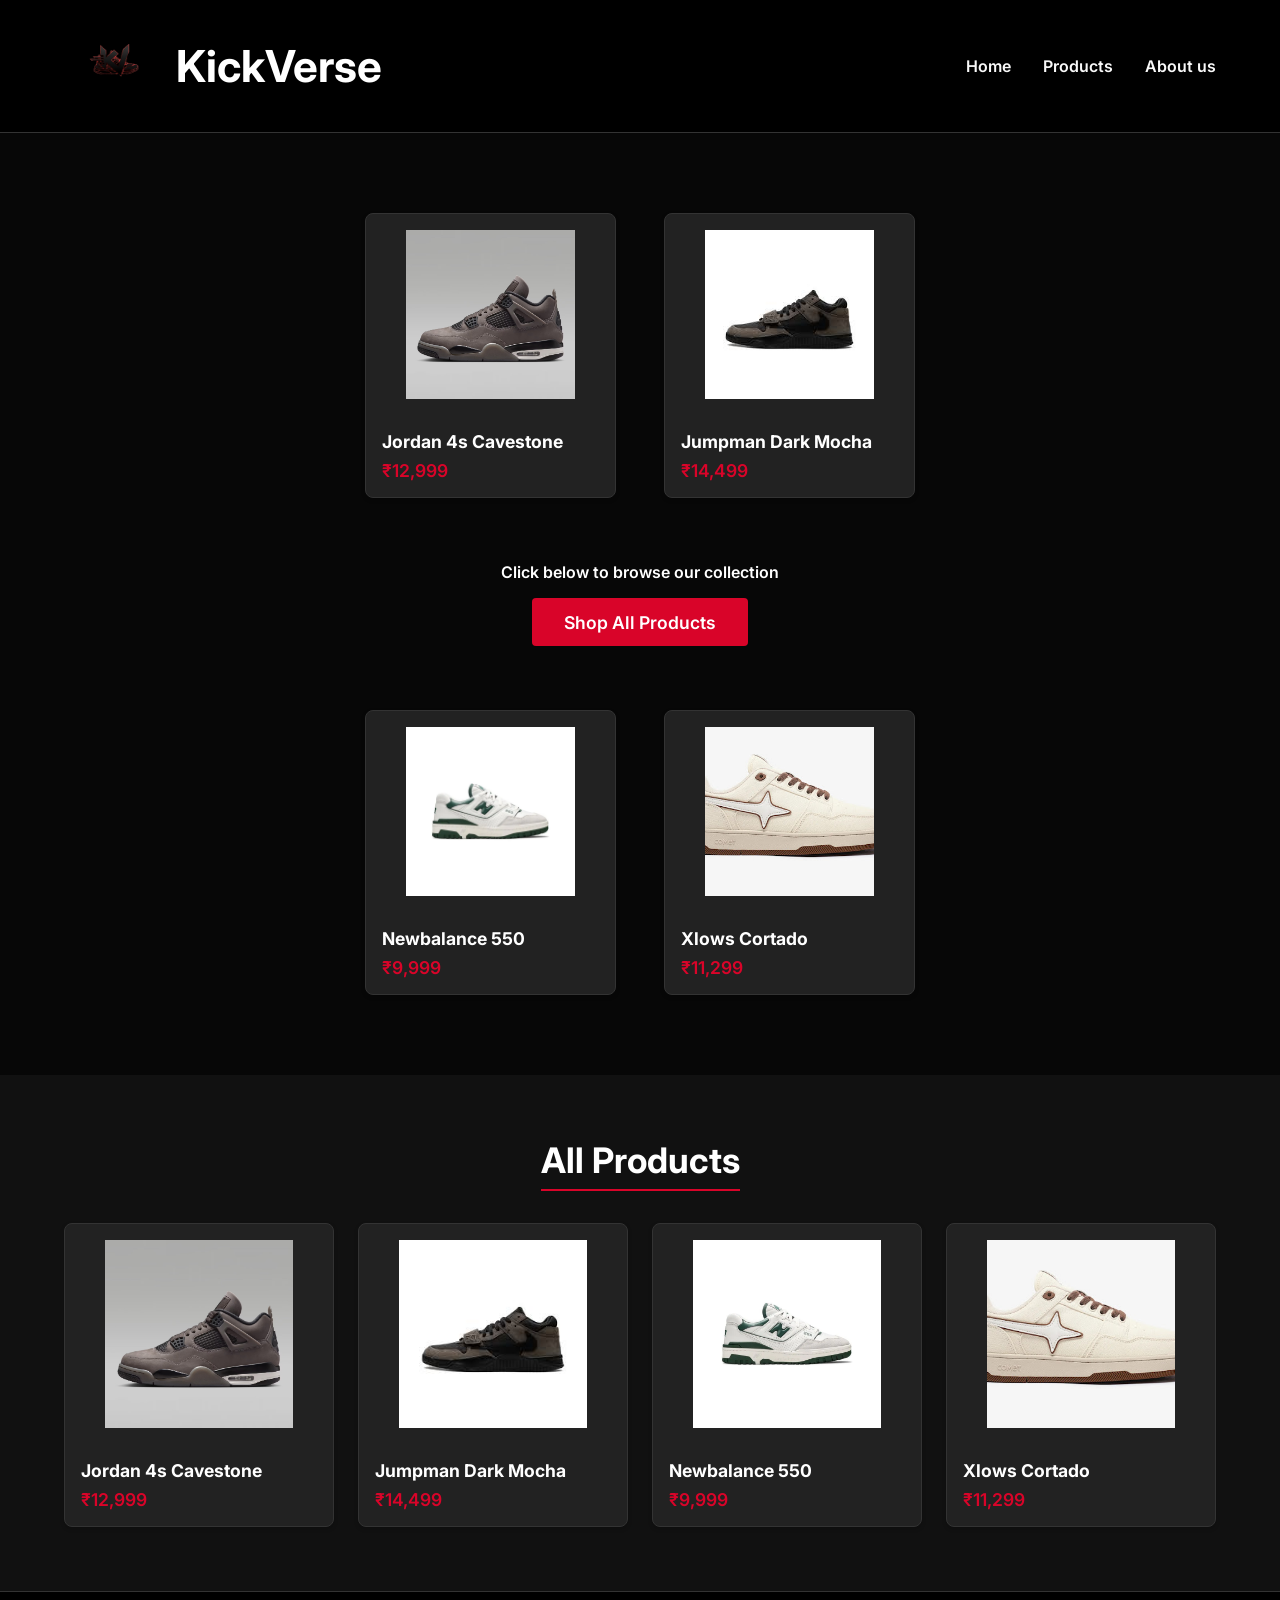
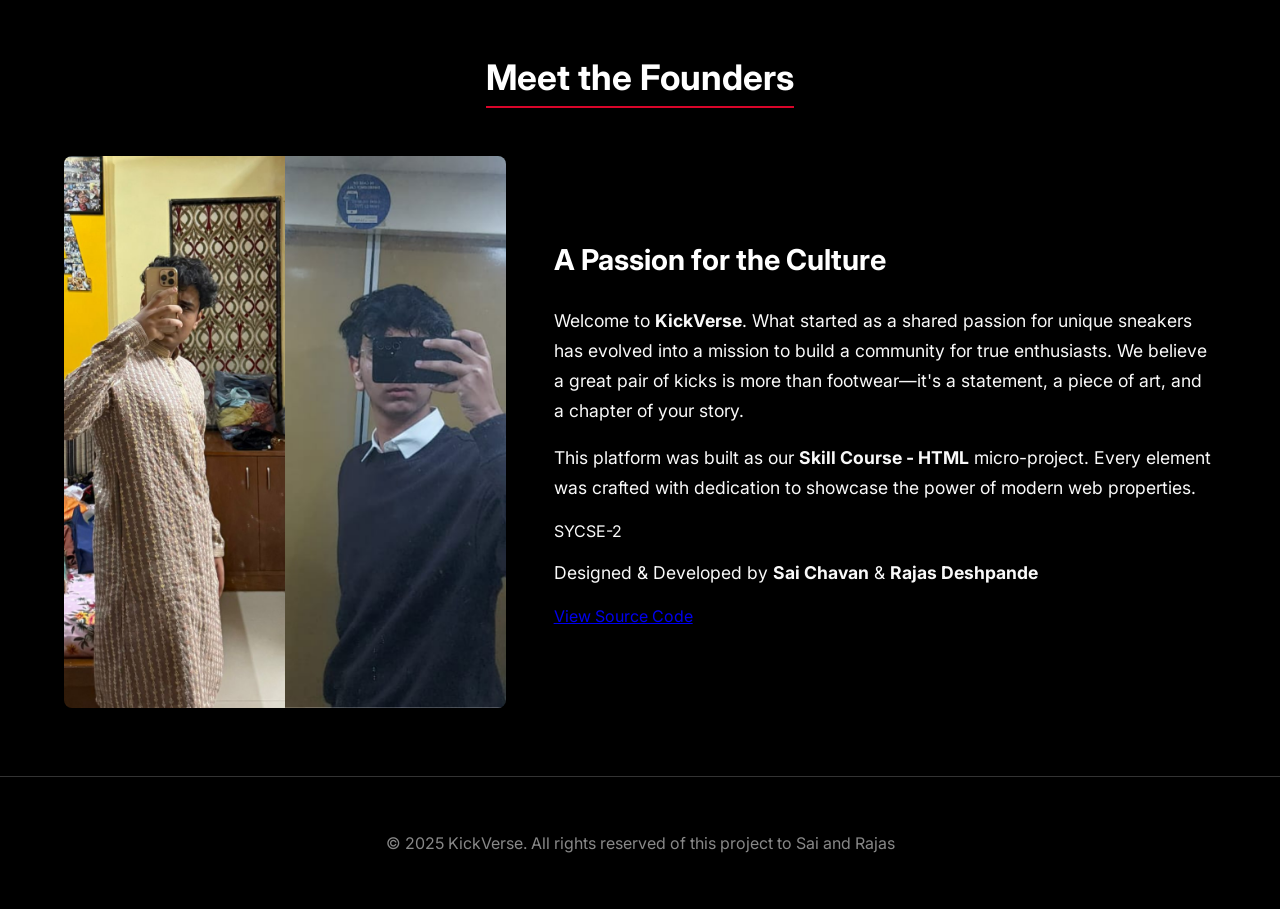
<file: index.html>
<!DOCTYPE html>
<html lang="en">
<head>
    <meta charset="UTF-8">
    <meta name="viewport" content="width=device-width, initial-scale=1.0">
    <title>KickVerse - Home</title>

    <link rel="stylesheet" href="../css/style.css">
    
    <link rel="preconnect" href="https://fonts.googleapis.com">
    <link rel="preconnect" href="https://fonts.gstatic.com" crossorigin>
    <link href="https://fonts.googleapis.com/css2?family=Inter:wght@400;600;700&display=swap" rel="stylesheet">
</head><body>

    <a href="#main-content" class="skip-link">Skip to main content</a>

    <header class="site-header">
        <div class="container header-content">
            <div class="site-logo">
                <a href="index.html">
                    <img src="assets/logo.png" alt="KickVerse Logo" class="logo-img">
                    <span>KickVerse</span>
                </a>
            </div>
            <nav class="main-nav">
                <ul>
                    <li><a href="index.html">Home</a></li>
                    <li><a href="#all-products">Products</a></li>
                    <li><a href="#about-us">About us</a></li>
                </ul>
            </nav>
        </div>
    </header>

    <main class="hero-section" id="main-content">
        
        <div class="hero-video-bg">
            <video 
                poster="https://via.placeholder.com/1920x1080.png?text=VIDEO+GOES+HERE"
                playsinline
                autoplay
                muted
                loop>
                <source src="assets/kickverse.mp4" type="video/mp4">
                Your browser does not support the video tag.
            </video>
        </div>
        
        <div class="hero-overlay"></div>

        <div class="container hero-content">
            
            <div class="product-grid">

                
                <a href="pages/product-1.html" target="_blank" class="product-link-wrapper">
                    <article class="product-card">
                        <figure class="card-image-wrapper">
                            <img src="assets/j4 cravestone.jpg" alt="Product 1">
                           
                            <video playsinline muted loop poster="https://via.placeholder.com/400x400.png?text=Product+1">
                           
                                <source src="assets/j4 cravestone.mp4" type="video/mp4">
                            </video>
                        </figure>
                        <div class="card-content">
                            <h3>Jordan 4s Cavestone</h3>
                            <p class="product-price">₹12,999</p>
                        </div>
                    </article>
                </a>

                
                <a href="pages/product-2.html" target="_blank" class="product-link-wrapper">
                    <article class="product-card">
                        <figure class="card-image-wrapper">
                            <img src="assets/jumpman dark mocha.jpg" alt="Product 2">
                            <video playsinline muted loop poster="https://via.placeholder.com/400x400.png?text=Product+2">
                            
                                <source src="assets/jumpman dark mocha.mp4" type="video/mp4">
                            </video>
                        </figure>
                        <div class="card-content">
                            <h3>Jumpman Dark Mocha</h3>
                            <p class="product-price">₹14,499</p>
                        </div>
                    </article>
                </a>
                
                
                <div class="hero-cta">
                    <p class="cta-prompt">Click below to browse our collection</p>
                    <a href="#all-products" class="cta-button">Shop All Products</a>
                </div>

                
                <a href="pages/product-3.html" target="_blank" class="product-link-wrapper">
                    <article class="product-card">
                        <figure class="card-image-wrapper">
                            <img src="assets/Nb 550.webp" alt="Product 3">
                            <video playsinline muted loop poster="https://via.placeholder.com/400x400.png?text=Product+3">
                              
                                <source src="assets/Nb 550.mp4" type="video/mp4">
                            </video>
                        </figure>
                        <div class="card-content">
                            <h3>Newbalance 550</h3>
                            <p class="product-price">₹9,999</p>
                        </div>
                    </article>
                </a>

               
                <a href="pages/product-4.html" target="_blank" class="product-link-wrapper">
                    <article class="product-card">
                        <figure class="card-image-wrapper">
                            <img src="assets/cortado.jpg" alt="Product 4">
                            <video playsinline muted loop poster="https://via.placeholder.com/400x400.png?text=Product+4">
                               
                            
                                <source src="assets/cortado.mp4" type="video/mp4">
                            </video>
                        </figure>
                        <div class="card-content">
                            <h3>Xlows Cortado</h3>
                            <p class="product-price">₹11,299</p>
                        </div>
                    </article>
                </a>
            </div>

        </div>
    </main>

    <section id="all-products" class="all-products-section">
        <div class="container">
            <h2>All Products</h2>
            
            <div class="product-grid-full">
                
                <a href="product-detail.html" target="_blank" class="product-link-wrapper">
                    <article class="product-card">
                        <figure class="card-image-wrapper">
                            <img src="assets/j4 cravestone.jpg" alt="Product 1">
                            <video playsinline muted loop poster="https://via.placeholder.com/400x400.png?text=Product+1">
                                <source src="assets/j4 cravestone.mp4" type="video/mp4">
                            </video>
                        </figure>
                        <div class="card-content"><h3>Jordan 4s Cavestone</h3><p class="product-price">₹12,999</p></div>
                    </article>
                </a>
                <a href="product-2.html" target="_blank" class="product-link-wrapper">
                    <article class="product-card">
                        <figure class="card-image-wrapper">
                            <img src="assets/jumpman dark mocha.jpg" alt="Product 2">
                            <video playsinline muted loop poster="https://via.placeholder.com/400x400.png?text=Product+2">
                                <source src="assets/jumpman dark mocha.mp4" type="video/mp4">
                            </video>
                        </figure>
                        <div class="card-content"><h3>Jumpman Dark Mocha</h3><p class="product-price">₹14,499</p></div>
                    </article>
                </a>
                <a href="product-3.html" target="_blank" class="product-link-wrapper">
                    <article class="product-card">
                        <figure class="card-image-wrapper">
                            <img src="assets/Nb 550.webp" alt="Product 3">
                            <video playsinline muted loop poster="https://via.placeholder.com/400x400.png?text=Product+3">
                                <source src="assets/Nb 550.mp4" type="video/mp4">
                            </video>
                        </figure>
                        <div class="card-content"><h3>Newbalance 550</h3><p class="product-price">₹9,999</p></div>
                    </article>
                </a>
                <a href="product-4.html" target="_blank" class="product-link-wrapper">
                    <article class="product-card">
                        <figure class="card-image-wrapper">
                            <img src="assets/cortado.jpg" alt="Product 4">
                            <video playsinline muted loop poster="https://via.placeholder.com/400x400.png?text=Product+4">
                                <source src="assets/cortado.mp4" type="video/mp4">
                            </video>
                        </figure>
                        <div class="card-content"><h3>Xlows Cortado</h3><p class="product-price">₹11,299</p></div>
                    </article>
                </a>
            </div>
        </div>
    </section>

    <section id="about-us" class="about-section">
    <div class="container">
        <h2 class="section-title">Meet the Founders</h2>
        <div class="about-content">
            <div class="about-image">
                <img src="assets/Ownerss.png" alt="Sai and Rajas - Founders of KickVerse">
            </div>

            <div class="about-text">
                <h3>A Passion for the Culture</h3>
                <p>Welcome to <strong>KickVerse</strong>. What started as a shared passion for unique sneakers has evolved into a mission to build a community for true enthusiasts. We believe a great pair of kicks is more than footwear—it's a statement, a piece of art, and a chapter of your story.</p>
                
                <p>This platform was built as our <strong>Skill Course - HTML</strong> micro-project. Every element was crafted with dedication to showcase the power of modern web properties.</p>
                
                <div class="project-footer">
                    <span class="batch-tag">SYCSE-2</span>
                    <p class="author-credits">Designed & Developed by <strong>Sai Chavan</strong> & <strong>Rajas Deshpande</strong></p>
                    <a href="https://github.com/RajasDeshpande/SkillMicroProject" class="github-link">
                        <i class="fab fa-github"></i> View Source Code
                    </a>
                </div>
            </div>
        </div>
    </div>
</section>


    <footer class="site-footer">
        <div class="container">
            <p>&copy; 2025 KickVerse. All rights reserved of this project to Sai and Rajas</p>
        </div>
    </footer>

   
    <script>
        document.addEventListener('DOMContentLoaded', () => {
            const productCards = document.querySelectorAll('.product-card');

            productCards.forEach(card => {
                const video = card.querySelector('video');
                if (!video) return; 

                card.addEventListener('mouseenter', () => {
                    video.play().catch(error => {
                        
                        console.log("Video play was prevented.");
                    });
                });

                card.addEventListener('mouseleave', () => {
                    video.pause();
                    video.currentTime = 0; 
                });
            });
        });
    </script>

</body>
</html>
</file>
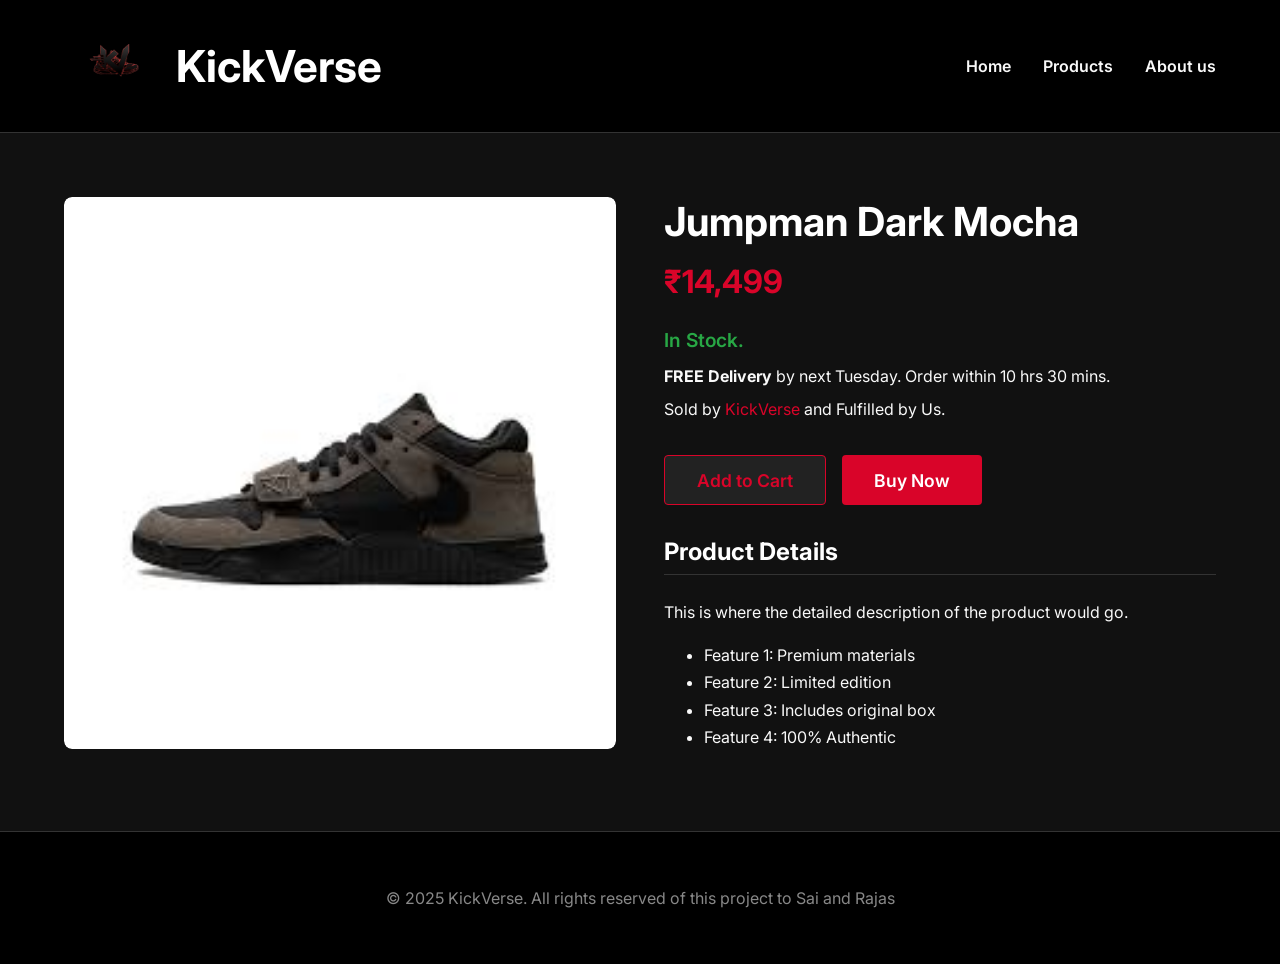
<file: product-2.html>
<!DOCTYPE html>
<html lang="en">
<head>
    <meta charset="UTF-8">
    <meta name="viewport" content="width=device-width, initial-scale=1.0">
    
    <title>KickVerse - Jumpman Dark Mocha</title>

    <link rel="stylesheet" href="style.css">
    
    <link rel="preconnect" href="https://fonts.googleapis.com">
    <link rel="preconnect" href="https://fonts.gstatic.com" crossorigin>
    <link href="https://fonts.googleapis.com/css2?family=Inter:wght@400;600;700&display=swap" rel="stylesheet">
</head>
<body>

    <a href="#main-content" class="skip-link">Skip to main content</a>

 
    <header class="site-header">
        <div class="container header-content">
            <div class="site-logo">
                <a href="index.html">
                    <img src="logo.png" alt="KickVerse Logo" class="logo-img">
                    <span>KickVerse</span>
                </a>
            </div>
            <nav class="main-nav">
                <ul>
                    <li><a href="index.html">Home</a></li>
                    <li><a href="index.html#all-products">Products</a></li>
                    <li><a href="index.html#about-us">About us</a></li>
                </ul>
            </nav>
        </div>
    </header>

   
    <main id="main-content" class="product-detail-page">
        <div class="container">
            <div class="product-detail-layout">

                
                <div class="product-detail-image">
                    <img src="jumpman dark mocha.jpg" alt="Product 2">
                    
                    <video playsinline muted loop poster="https://via.placeholder.com/600x600.png?text=Product+2">
                        <source src="jumpman dark mocha.mp4" type="video/mp4">
                    </video>
                </div>

              
                <div class="product-detail-info">
                    
                    <h1 class="product-title">Jumpman Dark Mocha</h1>
                    
                    <p class="product-price-detail">₹14,499</p>

             
                    <div class="delivery-info">
                        <p class="stock-status">In Stock.</p>
                        <p><strong>FREE Delivery</strong> by next Tuesday. Order within 10 hrs 30 mins.</p>
                        <p>Sold by <a href="#">KickVerse</a> and Fulfilled by Us.</p>
                    </div>
                    
                
                    <div class="product-actions">
                        <button type="button" class="cta-button secondary">Add to Cart</button>
                        <button type="button" class="cta-button">Buy Now</button>
                    </div>

                    
                    <div class="product-description">
                        <h3>Product Details</h3>
                        <p>This is where the detailed description of the product would go.</p>
                        <ul>
                            <li>Feature 1: Premium materials</li>
                            <li>Feature 2: Limited edition</li>
                            <li>Feature 3: Includes original box</li>
                            <li>Feature 4: 100% Authentic</li>
                        </ul>
                    </div>
                </div>
            </div>
        </div>
    </main>


    <footer class="site-footer">
        <div class="container">
            <p>&copy; 2025 KickVerse. All rights reserved of this project to Sai and Rajas</p>
        </div>
    </footer>


    <script>
        document.addEventListener('DOMContentLoaded', () => {
            const imageContainer = document.querySelector('.product-detail-image');
            const video = imageContainer.querySelector('video');

            if (video) {
                imageContainer.addEventListener('mouseenter', () => {
                    video.play().catch(error => {
                        console.log("Video play was prevented.");
                    });
                });

                imageContainer.addEventListener('mouseleave', () => {
                    video.pause();
                    video.currentTime = 0; 
                });
            }
        });
    </script>

</body>
</html>
</file>
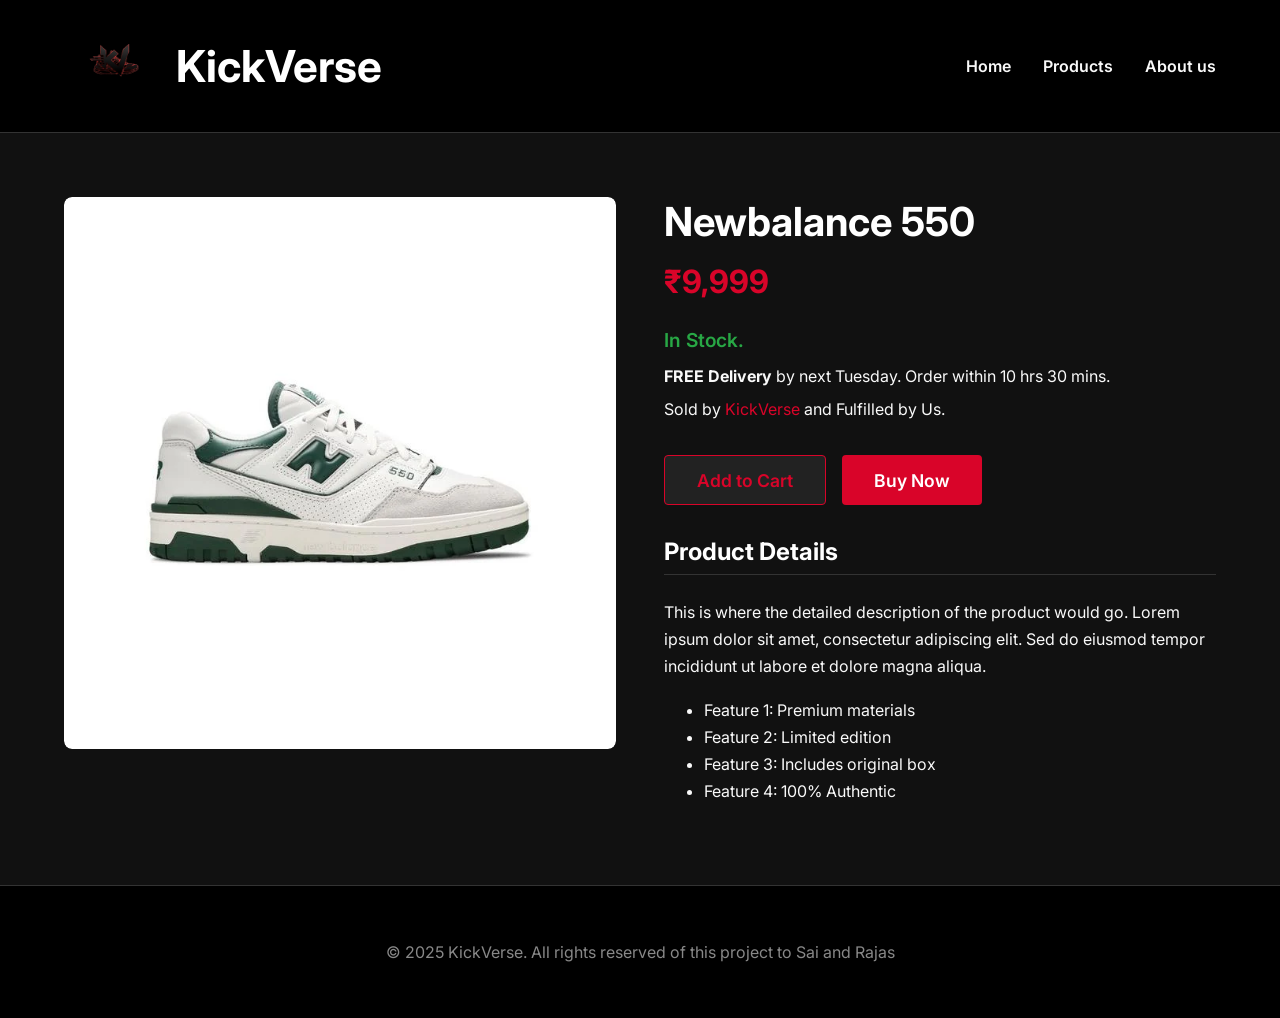
<file: product-3.html>
<!DOCTYPE html>
<html lang="en">
<head>
    <meta charset="UTF-8">
    <meta name="viewport" content="width=device-width, initial-scale=1.0">
    
    <title>KickVerse - Newbalance 550</title>


    <link rel="stylesheet" href="style.css">
    
    <link rel="preconnect" href="https://fonts.googleapis.com">
    <link rel="preconnect" href="https://fonts.gstatic.com" crossorigin>
    <link href="https://fonts.googleapis.com/css2?family=Inter:wght@400;600;700&display=swap" rel="stylesheet">
</head>
<body>

    <a href="#main-content" class="skip-link">Skip to main content</a>

   
    <header class="site-header">
        <div class="container header-content">
            <div class="site-logo">
                <a href="index.html">
                    <img src="logo.png" alt="KickVerse Logo" class="logo-img">
                    <span>KickVerse</span>
                </a>
            </div>
            <nav class="main-nav">
                <ul>
                    <li><a href="index.html">Home</a></li>
                    <li><a href="index.html#all-products">Products</a></li>
                    <li><a href="index.html#about-us">About us</a></li>
                </ul>
            </nav>
        </div>
    </header>

    
    <main id="main-content" class="product-detail-page">
        <div class="container">
            <div class="product-detail-layout">

                
                <div class="product-detail-image">
                    <img src="Nb 550.webp" alt="Product 3">
                  
                    <video playsinline muted loop poster="https://via.placeholder.com/600x600.png?text=Product+3">
                        <source src="Nb 550.mp4" type="video/mp4">
                    </video>
                </div>

                
                <div class="product-detail-info">
                    
                    <h1 class="product-title">Newbalance 550</h1>
                    
                    <p class="product-price-detail">₹9,999</p>

                    
                    <div class="delivery-info">
                        <p class="stock-status">In Stock.</p>
                        <p><strong>FREE Delivery</strong> by next Tuesday. Order within 10 hrs 30 mins.</p>
                        <p>Sold by <a href="#">KickVerse</a> and Fulfilled by Us.</p>
                    </div>
                    
                
                    <div class="product-actions">
                        <button type="button" class="cta-button secondary">Add to Cart</button>
                        <button type="button" class="cta-button">Buy Now</button>
                    </div>

                    <div class="product-description">
                        <h3>Product Details</h3>
                        <p>This is where the detailed description of the product would go. Lorem ipsum dolor sit amet, consectetur adipiscing elit. Sed do eiusmod tempor incididunt ut labore et dolore magna aliqua.</p>
                        <ul>
                            <li>Feature 1: Premium materials</li>
                            <li>Feature 2: Limited edition</li>
                            <li>Feature 3: Includes original box</li>
                            <li>Feature 4: 100% Authentic</li>
                        </ul>
                    </div>
                </div>
            </div>
        </div>
    </main>


   
    <footer class="site-footer">
        <div class="container">
            <p>&copy; 2025 KickVerse. All rights reserved of this project to Sai and Rajas</p>
        </div>
    </footer>

   
    <script>
        document.addEventListener('DOMContentLoaded', () => {
            const imageContainer = document.querySelector('.product-detail-image');
            const video = imageContainer.querySelector('video');

            if (video) {
                imageContainer.addEventListener('mouseenter', () => {
                    video.play().catch(error => {
                        console.log("Video play was prevented.");
                    });
                });

                imageContainer.addEventListener('mouseleave', () => {
                    video.pause();
                    video.currentTime = 0; 
                });
            }
        });
    </script>

</body>
</html>
</file>
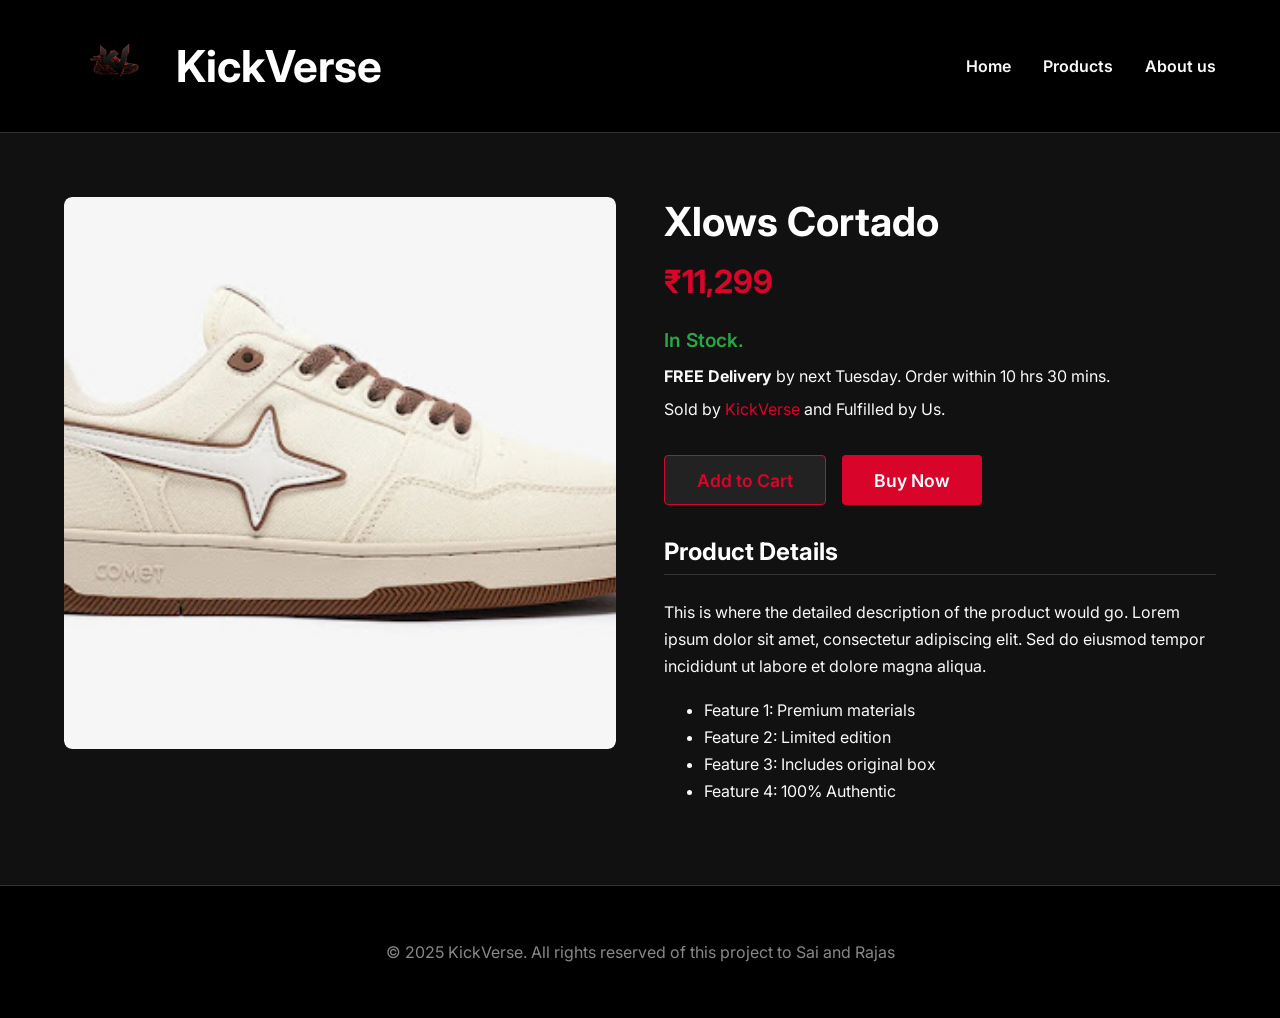
<file: product-4.html>
<!DOCTYPE html>
<html lang="en">
<head>
    <meta charset="UTF-8">
    <meta name="viewport" content="width=device-width, initial-scale=1.0">
    
    <title>KickVerse - Xlows Cortado</title>

    <link rel="stylesheet" href="style.css">
    
    <link rel="preconnect" href="https://fonts.googleapis.com">
    <link rel="preconnect" href="https://fonts.gstatic.com" crossorigin>
    <link href="https://fonts.googleapis.com/css2?family=Inter:wght@400;600;700&display=swap" rel="stylesheet">
</head>
<body>

    <a href="#main-content" class="skip-link">Skip to main content</a>


    <header class="site-header">
        <div class="container header-content">
            <div class="site-logo">
                <a href="index.html">
                    <img src="logo.png" alt="KickVerse Logo" class="logo-img">
                    <span>KickVerse</span>
                </a>
            </div>
            <nav class="main-nav">
                <ul>
                    <li><a href="index.html">Home</a></li>
                    <li><a href="index.html#all-products">Products</a></li>
                    <li><a href="index.html#about-us">About us</a></li>
                </ul>
            </nav>
        </div>
    </header>


    <main id="main-content" class="product-detail-page">
        <div class="container">
            <div class="product-detail-layout">
                <div class="product-detail-image">
                    <img src="cortado.jpg" alt="Product 4">
                    <video playsinline muted loop poster="https://via.placeholder.com/600x600.png?text=Product+4">
                        <source src="cortado.mp4" type="video/mp4">
                    </video>
                </div>

              
                <div class="product-detail-info">
                    
                    <h1 class="product-title">Xlows Cortado</h1>
                    
                    <p class="product-price-detail">₹11,299</p>

                
                    <div class="delivery-info">
                        <p class="stock-status">In Stock.</p>
                        <p><strong>FREE Delivery</strong> by next Tuesday. Order within 10 hrs 30 mins.</p>
                        <p>Sold by <a href="#">KickVerse</a> and Fulfilled by Us.</p>
                    </div>
                    
                  
                    <div class="product-actions">
                        <button type="button" class="cta-button secondary">Add to Cart</button>
                        <button type="button" class="cta-button">Buy Now</button>
                    </div>

                 
                    <div class="product-description">
                        <h3>Product Details</h3>
                        <p>This is where the detailed description of the product would go. Lorem ipsum dolor sit amet, consectetur adipiscing elit. Sed do eiusmod tempor incididunt ut labore et dolore magna aliqua.</p>
                        <ul>
                            <li>Feature 1: Premium materials</li>
                            <li>Feature 2: Limited edition</li>
                            <li>Feature 3: Includes original box</li>
                            <li>Feature 4: 100% Authentic</li>
                        </ul>
                    </div>
                </div>
            </div>
        </div>
    </main>


   
    <footer class="site-footer">
        <div class="container">
            <p>&copy; 2025 KickVerse. All rights reserved of this project to Sai and Rajas</p>
        </div>
    </footer>

   
    <script>
        document.addEventListener('DOMContentLoaded', () => {
            const imageContainer = document.querySelector('.product-detail-image');
            const video = imageContainer.querySelector('video');

            if (video) {
                imageContainer.addEventListener('mouseenter', () => {
                    video.play().catch(error => {
                        console.log("Video play was prevented.");
                    });
                });

                imageContainer.addEventListener('mouseleave', () => {
                    video.pause();
                    video.currentTime = 0; 
                });
            }
        });
    </script>

</body>
</html>
</file>
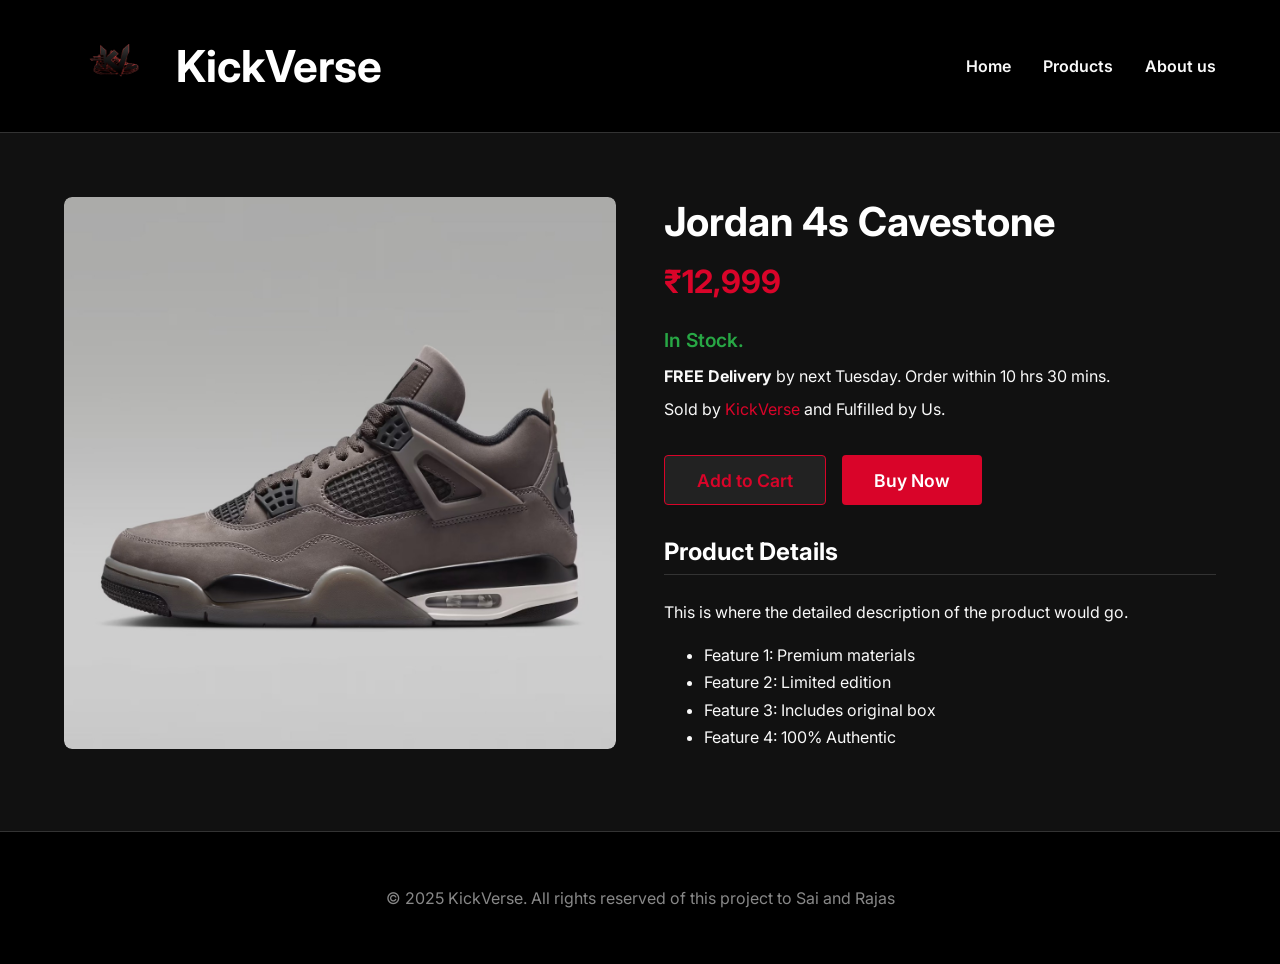
<file: product-detail.html>
<!DOCTYPE html>
<html lang="en">
<head>
    <meta charset="UTF-8">
    <meta name="viewport" content="width=device-width, initial-scale=1.0">
    
    <title>KickVerse - Jordan 4s Cavestone</title>

    <link rel="stylesheet" href="style.css">
    
    <link rel="preconnect" href="https://fonts.googleapis.com">
    <link rel="preconnect" href="https://fonts.gstatic.com" crossorigin>
    <link href="https://fonts.googleapis.com/css2?family=Inter:wght@400;600;700&display=swap" rel="stylesheet">
</head>
<body>

    <a href="#main-content" class="skip-link">Skip to main content</a>

    
    <header class="site-header">
        <div class="container header-content">
            <div class="site-logo">
                <a href="index.html">
                    <img src="logo.png" alt="KickVerse Logo" class="logo-img">
                    <span>KickVerse</span>
                </a>
            </div>
            <nav class="main-nav">
                <ul>
                    <li><a href="index.html">Home</a></li>
                    <li><a href="index.html#all-products">Products</a></li>
                    <li><a href="index.html#about-us">About us</a></li>
                </ul>
            </nav>
        </div>
    </header>

    
    <main id="main-content" class="product-detail-page">
        <div class="container">
            <div class="product-detail-layout">

                
                <div class="product-detail-image">
                    <img src="j4 cravestone.jpg" alt="Product 1">
    
                    <video playsinline muted loop poster="https://via.placeholder.com/600x600.png?text=Product+1">
                        <source src="j4 cravestone.mp4" type="video/mp4">
                    </video>
                </div>

                
                <div class="product-detail-info">
                    
                    <h1 class="product-title">Jordan 4s Cavestone</h1>
                    
                    <p class="product-price-detail">₹12,999</p>

                    <div class="delivery-info">
                        <p class="stock-status">In Stock.</p>
                        <p><strong>FREE Delivery</strong> by next Tuesday. Order within 10 hrs 30 mins.</p>
                        <p>Sold by <a href="#">KickVerse</a> and Fulfilled by Us.</p>
                    </div>
                    
                   
                    <div class="product-actions">
                        <button type="button" class="cta-button secondary">Add to Cart</button>
                        <button type="button" class="cta-button">Buy Now</button>
                    </div>

                    
                    <div class="product-description">
                        <h3>Product Details</h3>
                        <p>This is where the detailed description of the product would go.</p>
                        <ul>
                            <li>Feature 1: Premium materials</li>
                            <li>Feature 2: Limited edition</li>
                            <li>Feature 3: Includes original box</li>
                            <li>Feature 4: 100% Authentic</li>
                        </ul>
                    </div>
                </div>
            </div>
        </div>
    </main>


    <footer class="site-footer">
        <div class="container">
            <p>&copy; 2025 KickVerse. All rights reserved of this project to Sai and Rajas</p>
        </div>
    </footer>

   
    <script>
        document.addEventListener('DOMContentLoaded', () => {
            const imageContainer = document.querySelector('.product-detail-image');
            const video = imageContainer.querySelector('video');

            if (video) {
                imageContainer.addEventListener('mouseenter', () => {
                    video.play().catch(error => {
                        console.log("Video play was prevented.");
                    });
                });

                imageContainer.addEventListener('mouseleave', () => {
                    video.pause();
                    video.currentTime = 0; 
                });
            }
        });
    </script>

</body>
</html>
</file>
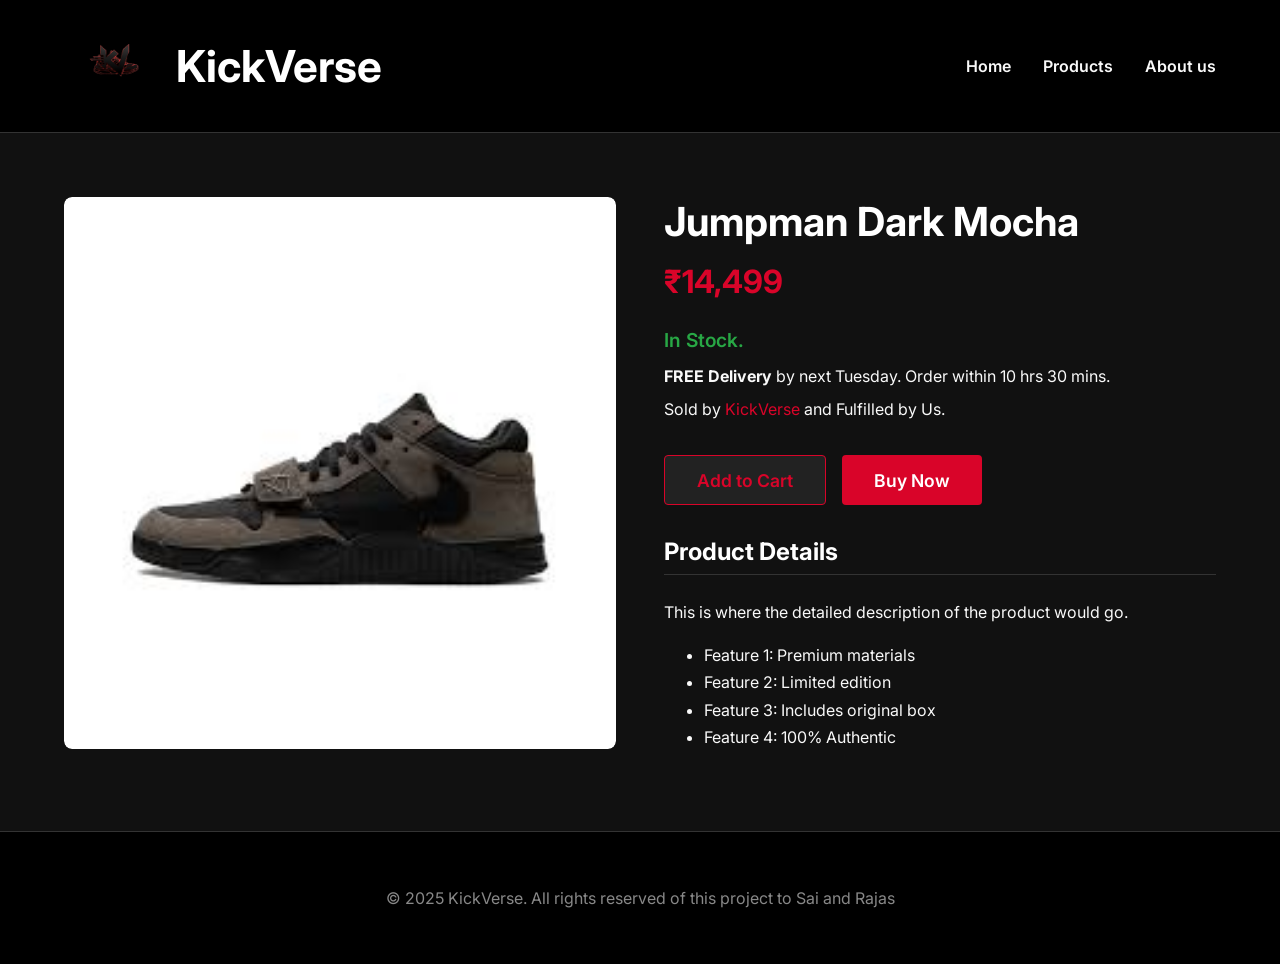
<file: pages/product-2.html>
<!DOCTYPE html>
<html lang="en">
<head>
    <meta charset="UTF-8">
    <meta name="viewport" content="width=device-width, initial-scale=1.0">
    
    <title>KickVerse - Jumpman Dark Mocha</title>

    <link rel="stylesheet" href="../css/style.css">
    
    <link rel="preconnect" href="https://fonts.googleapis.com">
    <link rel="preconnect" href="https://fonts.gstatic.com" crossorigin>
    <link href="https://fonts.googleapis.com/css2?family=Inter:wght@400;600;700&display=swap" rel="stylesheet">
</head>
<body>

    <a href="#main-content" class="skip-link">Skip to main content</a>

 
    <header class="site-header">
        <div class="container header-content">
            <div class="site-logo">
                <a href="index.html">
                    <img src="../assets/logo.png" alt="KickVerse Logo" class="logo-img">
                    <span>KickVerse</span>
                </a>
            </div>
            <nav class="main-nav">
                <ul>
                    <li><a href="index.html">Home</a></li>
                    <li><a href="index.html#all-products">Products</a></li>
                    <li><a href="index.html#about-us">About us</a></li>
                </ul>
            </nav>
        </div>
    </header>

   
    <main id="main-content" class="product-detail-page">
        <div class="container">
            <div class="product-detail-layout">

                
                <div class="product-detail-image">
                    <img src="../assets/jumpman dark mocha.jpg" alt="Product 2">
                    
                    <video playsinline muted loop poster="https://via.placeholder.com/600x600.png?text=Product+2">
                        <source src="../assets/jumpman dark mocha.mp4" type="video/mp4">
                    </video>
                </div>

              
                <div class="product-detail-info">
                    
                    <h1 class="product-title">Jumpman Dark Mocha</h1>
                    
                    <p class="product-price-detail">₹14,499</p>

             
                    <div class="delivery-info">
                        <p class="stock-status">In Stock.</p>
                        <p><strong>FREE Delivery</strong> by next Tuesday. Order within 10 hrs 30 mins.</p>
                        <p>Sold by <a href="#">KickVerse</a> and Fulfilled by Us.</p>
                    </div>
                    
                
                    <div class="product-actions">
                        <button type="button" class="cta-button secondary">Add to Cart</button>
                        <button type="button" class="cta-button">Buy Now</button>
                    </div>

                    
                    <div class="product-description">
                        <h3>Product Details</h3>
                        <p>This is where the detailed description of the product would go.</p>
                        <ul>
                            <li>Feature 1: Premium materials</li>
                            <li>Feature 2: Limited edition</li>
                            <li>Feature 3: Includes original box</li>
                            <li>Feature 4: 100% Authentic</li>
                        </ul>
                    </div>
                </div>
            </div>
        </div>
    </main>


    <footer class="site-footer">
        <div class="container">
            <p>&copy; 2025 KickVerse. All rights reserved of this project to Sai and Rajas</p>
        </div>
    </footer>


    <script>
        document.addEventListener('DOMContentLoaded', () => {
            const imageContainer = document.querySelector('.product-detail-image');
            const video = imageContainer.querySelector('video');

            if (video) {
                imageContainer.addEventListener('mouseenter', () => {
                    video.play().catch(error => {
                        console.log("Video play was prevented.");
                    });
                });

                imageContainer.addEventListener('mouseleave', () => {
                    video.pause();
                    video.currentTime = 0; 
                });
            }
        });
    </script>

</body>
</html>
</file>
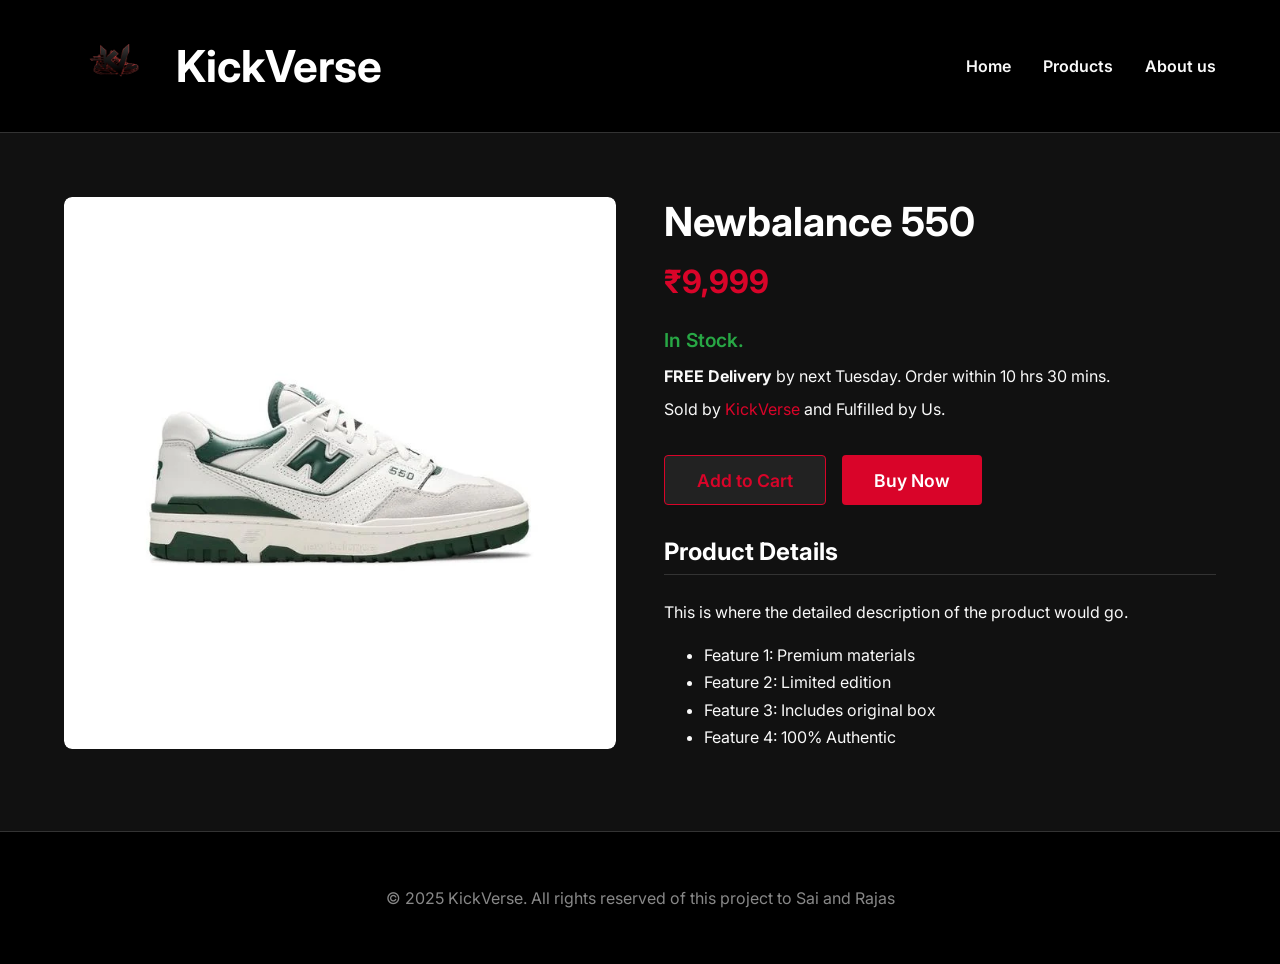
<file: pages/product-3.html>
<!DOCTYPE html>
<html lang="en">
<head>
    <meta charset="UTF-8">
    <meta name="viewport" content="width=device-width, initial-scale=1.0">
    
    <title>KickVerse - Newbalance 550</title>


    <link rel="stylesheet" href="../css/style.css">
    
    <link rel="preconnect" href="https://fonts.googleapis.com">
    <link rel="preconnect" href="https://fonts.gstatic.com" crossorigin>
    <link href="https://fonts.googleapis.com/css2?family=Inter:wght@400;600;700&display=swap" rel="stylesheet">
</head>
<body>

    <a href="#main-content" class="skip-link">Skip to main content</a>

   
    <header class="site-header">
        <div class="container header-content">
            <div class="site-logo">
                <a href="index.html">
                    <img src="../assets/logo.png" alt="KickVerse Logo" class="logo-img">
                    <span>KickVerse</span>
                </a>
            </div>
            <nav class="main-nav">
                <ul>
                    <li><a href="index.html">Home</a></li>
                    <li><a href="index.html#all-products">Products</a></li>
                    <li><a href="index.html#about-us">About us</a></li>
                </ul>
            </nav>
        </div>
    </header>

    
    <main id="main-content" class="product-detail-page">
        <div class="container">
            <div class="product-detail-layout">

                
                <div class="product-detail-image">
                    <img src="../assets/Nb 550.webp" alt="Product 3">
                  
                    <video playsinline muted loop poster="https://via.placeholder.com/600x600.png?text=Product+3">
                        <source src="../assets/Nb 550.mp4" type="video/mp4">
                    </video>
                </div>

                
                <div class="product-detail-info">
                    
                    <h1 class="product-title">Newbalance 550</h1>
                    
                    <p class="product-price-detail">₹9,999</p>

                    
                    <div class="delivery-info">
                        <p class="stock-status">In Stock.</p>
                        <p><strong>FREE Delivery</strong> by next Tuesday. Order within 10 hrs 30 mins.</p>
                        <p>Sold by <a href="#">KickVerse</a> and Fulfilled by Us.</p>
                    </div>
                    
                
                    <div class="product-actions">
                        <button type="button" class="cta-button secondary">Add to Cart</button>
                        <button type="button" class="cta-button">Buy Now</button>
                    </div>

                    <div class="product-description">
                        <h3>Product Details</h3>
                        <p>This is where the detailed description of the product would go.</p>
                        <ul>
                            <li>Feature 1: Premium materials</li>
                            <li>Feature 2: Limited edition</li>
                            <li>Feature 3: Includes original box</li>
                            <li>Feature 4: 100% Authentic</li>
                        </ul>
                    </div>
                </div>
            </div>
        </div>
    </main>


   
    <footer class="site-footer">
        <div class="container">
            <p>&copy; 2025 KickVerse. All rights reserved of this project to Sai and Rajas</p>
        </div>
    </footer>

   
    <script>
        document.addEventListener('DOMContentLoaded', () => {
            const imageContainer = document.querySelector('.product-detail-image');
            const video = imageContainer.querySelector('video');

            if (video) {
                imageContainer.addEventListener('mouseenter', () => {
                    video.play().catch(error => {
                        console.log("Video play was prevented.");
                    });
                });

                imageContainer.addEventListener('mouseleave', () => {
                    video.pause();
                    video.currentTime = 0; 
                });
            }
        });
    </script>

</body>
</html>
</file>
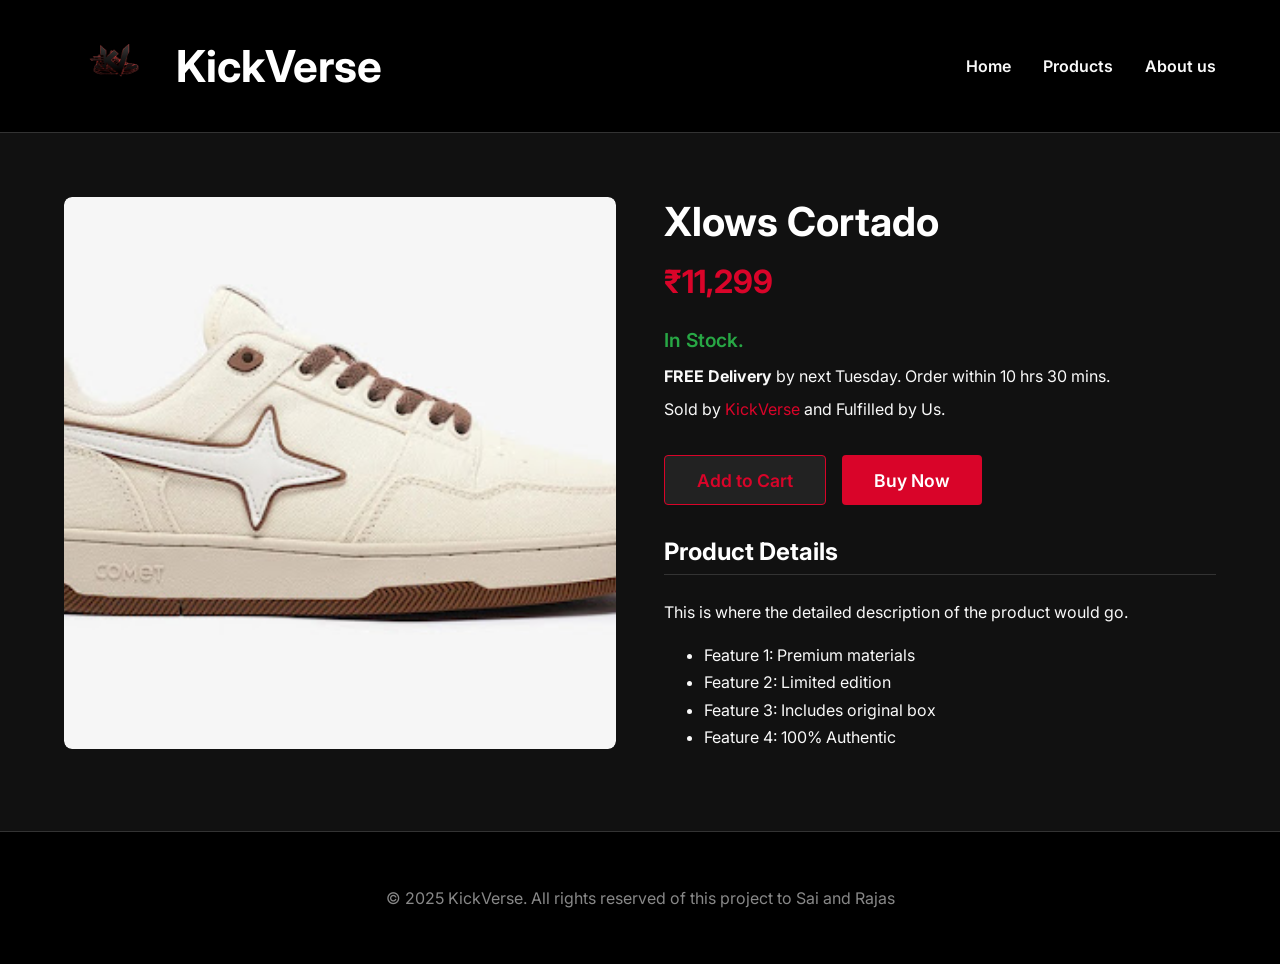
<file: pages/product-4.html>
<!DOCTYPE html>
<html lang="en">
<head>
    <meta charset="UTF-8">
    <meta name="viewport" content="width=device-width, initial-scale=1.0">
    
    <title>KickVerse - Xlows Cortado</title>

    <link rel="stylesheet" href="../css/style.css">
    
    <link rel="preconnect" href="https://fonts.googleapis.com">
    <link rel="preconnect" href="https://fonts.gstatic.com" crossorigin>
    <link href="https://fonts.googleapis.com/css2?family=Inter:wght@400;600;700&display=swap" rel="stylesheet">
</head>
<body>

    <a href="#main-content" class="skip-link">Skip to main content</a>


    <header class="site-header">
        <div class="container header-content">
            <div class="site-logo">
                <a href="index.html">
                    <img src="../assets/logo.png" alt="KickVerse Logo" class="logo-img">
                    <span>KickVerse</span>
                </a>
            </div>
            <nav class="main-nav">
                <ul>
                    <li><a href="index.html">Home</a></li>
                    <li><a href="index.html#all-products">Products</a></li>
                    <li><a href="index.html#about-us">About us</a></li>
                </ul>
            </nav>
        </div>
    </header>


    <main id="main-content" class="product-detail-page">
        <div class="container">
            <div class="product-detail-layout">
                <div class="product-detail-image">
                    <img src="../assets/cortado.jpg" alt="Product 4">
                    <video playsinline muted loop poster="https://via.placeholder.com/600x600.png?text=Product+4">
                        <source src="../assets/cortado.mp4" type="video/mp4">
                    </video>
                </div>

              
                <div class="product-detail-info">
                    
                    <h1 class="product-title">Xlows Cortado</h1>
                    
                    <p class="product-price-detail">₹11,299</p>

                
                    <div class="delivery-info">
                        <p class="stock-status">In Stock.</p>
                        <p><strong>FREE Delivery</strong> by next Tuesday. Order within 10 hrs 30 mins.</p>
                        <p>Sold by <a href="#">KickVerse</a> and Fulfilled by Us.</p>
                    </div>
                    
                  
                    <div class="product-actions">
                        <button type="button" class="cta-button secondary">Add to Cart</button>
                        <button type="button" class="cta-button">Buy Now</button>
                    </div>

                 
                    <div class="product-description">
                        <h3>Product Details</h3>
                        <p>This is where the detailed description of the product would go.</p>
                        <ul>
                            <li>Feature 1: Premium materials</li>
                            <li>Feature 2: Limited edition</li>
                            <li>Feature 3: Includes original box</li>
                            <li>Feature 4: 100% Authentic</li>
                        </ul>
                    </div>
                </div>
            </div>
        </div>
    </main>


   
    <footer class="site-footer">
        <div class="container">
            <p>&copy; 2025 KickVerse. All rights reserved of this project to Sai and Rajas</p>
        </div>
    </footer>

   
    <script>
        document.addEventListener('DOMContentLoaded', () => {
            const imageContainer = document.querySelector('.product-detail-image');
            const video = imageContainer.querySelector('video');

            if (video) {
                imageContainer.addEventListener('mouseenter', () => {
                    video.play().catch(error => {
                        console.log("Video play was prevented.");
                    });
                });

                imageContainer.addEventListener('mouseleave', () => {
                    video.pause();
                    video.currentTime = 0; 
                });
            }
        });
    </script>

</body>
</html>
</file>
<file: css/style.css>
:root {
    --color-black: #000000;
    --color-dark-bg: #111111;
    --color-dark-card: #222222;
    --color-dark-border: #333333;
    --color-white: #ffffff;
    --color-off-white: #f9f9f9;
    --color-text-muted: #888888;
    --color-accent-red: #d90429; /* Strong Red */
    --color-accent-red-hover: #b20321; /* Darker Red */
}


html {
    scroll-behavior: smooth;
}

body {
    font-family: 'Inter', sans-serif;
    margin: 0;
    background-color: var(--color-dark-bg);
    color: var(--color-off-white);
}

.container {
    width: 90%;
    max-width: 1200px;
    margin: 0 auto;
}


.skip-link {
    position: absolute;
    left: -9999px;
    top: auto;
    width: 1px;
    height: 1px;
    overflow: hidden;
}
.skip-link:focus {
    position: static;
    width: auto;
    height: auto;
    padding: 0.5rem;
    background: var(--color-black);
    color: var(--color-white);
    text-decoration: none;
    font-weight: 600;
    z-index: 1000; 
}


.site-header {
    background-color: var(--color-black);
    border-bottom: 1px solid var(--color-dark-border);
    padding: 1rem 0;
    position: relative; 
    z-index: 10;
}

.header-content {
    display: flex;
    align-items: center;
}

.site-logo a {
    color: var(--color-white);
    text-decoration: none;
    font-weight: 700;
    font-size: 2.75rem;
    display: flex;
    align-items: center;
}
.site-logo .logo-img {
    max-height: 100px; 
    margin-right: 0.75rem;
}
.site-logo span {
    margin: 0;
}

.main-nav {
    margin-left: auto;
}

.main-nav ul {
    list-style: none;
    margin: 0;
    padding: 0;
    display: flex;
}

.main-nav li {
    margin-left: 2rem;
}

.main-nav a {
    text-decoration: none;
    color: var(--color-off-white);
    font-weight: 600;
    transition: color 0.3s ease;
}
.main-nav a:hover {
    color: var(--color-accent-red); 
}


.hero-section {
    position: relative; 
    display: flex;
    flex-direction: column;
    justify-content: center;
    align-items: center;
    padding: 5rem 0; 
    overflow: hidden; 
}

.hero-video-bg {
    position: absolute;
    top: 0;
    left: 0;
    width: 100%;
    height: 100%;
    z-index: 0; 
}
.hero-video-bg video {
    width: 100%;
    height: 100%;
    object-fit: cover; 
}

.hero-overlay {
    position: absolute;
    top: 0;
    left: 0;
    width: 100%;
    height: 100%;
    background-color: rgba(0, 0, 0, 0.6); 
    z-index: 1; 
}

.hero-content {
    position: relative;
    z-index: 2; 
    width: 100%;
}


.product-grid {
    display: grid;
    grid-template-columns: repeat(2, 1fr);
    gap: 3rem; 
    align-items: start; 
    max-width: 550px; 
    margin-left: auto;
    margin-right: auto;
}



.product-link-wrapper {
    display: block; 
    text-decoration: none;
    color: inherit; 
}


.product-card {
    border: 1px solid var(--color-dark-border);
    border-radius: 8px;
    background-color: var(--color-dark-card);
    box-shadow: 0 2px 4px rgba(0,0,0,0.2);
    overflow: hidden;
    transition: transform 0.3s ease, box-shadow 0.3s ease;
}
.product-card:hover {
    transform: translateY(-5px); 
    box-shadow: 0 6px 15px rgba(0,0,0,0.4);
}


.card-image-wrapper {
    position: relative; 
    background-color: #f4f4f4;
    aspect-ratio: 1 / 1;
}

.card-image-wrapper img,
.card-image-wrapper video {
    position: absolute;
    top: 0;
    left: 0;
    width: 100%;
    height: 100%;
    object-fit: cover;
    transition: opacity 0.3s ease-in-out;
}


.card-image-wrapper video {
    opacity: 0;
}

.product-card:hover .card-image-wrapper video {
    opacity: 1;
}
.product-card:hover .card-image-wrapper img {
    opacity: 0;
}


.product-card .card-content {
    padding: 1rem;
    text-align: left; 
}
.product-card h3 {
    margin: 0 0 0.5rem 0;
    font-size: 1.1rem;
    color: var(--color-white);
}

.product-price {
    margin: 0;
    font-size: 1.1rem;
    font-weight: 600;
    color: var(--color-accent-red); 
}


.hero-cta {
    text-align: center;
}

.product-grid .hero-cta {
    grid-column: 1 / -1; 
    padding: 1rem 0; 
}

.cta-prompt {
    color: var(--color-white);
    font-weight: 600;
    margin-top: 0;
    margin-bottom: 1rem;
}


.cta-button {
    padding: 0.85rem 2rem;
    font-size: 1.1rem;
    font-weight: 600;
    font-family: 'Inter', sans-serif;
    
    background-color: var(--color-accent-red); 
    color: var(--color-white);
    border: none;
    border-radius: 4px;
    
    cursor: pointer;
    transition: background-color 0.3s ease;

    display: inline-block;
    text-decoration: none;
}
.cta-button:hover {
    background-color: var(--color-accent-red-hover); 
}


.cta-button.secondary {
    background-color: var(--color-dark-card);
    color: var(--color-accent-red);
    border: 1px solid var(--color-accent-red);
}
.cta-button.secondary:hover {
    background-color: var(--color-dark-border);
}



.all-products-section {
    padding: 4rem 0;
    background-color: var(--color-dark-bg); 
}

.all-products-section .container {
    display: flex;
    flex-direction: column;
    align-items: center; 
}

.all-products-section h2 {
    font-size: 2.2rem;
    text-align: center;
    color: var(--color-white);
    margin: 0 0 2rem 0;
    border-bottom: 2px solid var(--color-accent-red);
    padding-bottom: 0.5rem;
    display: inline-block; 
}

.product-grid-full {
    display: grid;
    grid-template-columns: repeat(4, 1fr);
    gap: 1.5rem;
    width: 100%;
}


.about-section {
    padding: 4rem 0;
    background-color: var(--color-black); 
    border-top: 1px solid var(--color-dark-border);
}

.about-section h2 {
    font-size: 2.2rem;
    text-align: center;
    color: var(--color-white);
    margin: 0 0 3rem 0;
    border-bottom: 2px solid var(--color-accent-red);
    padding-bottom: 0.5rem;
    display: inline-block;
}

.about-section .container {
    display: flex;
    flex-direction: column;
    align-items: center;
}

.about-content {
    display: flex;
    align-items: center; 
    gap: 3rem;
}

.about-image {
    flex-basis: 40%; 
}

.about-image img {
    width: 100%;
    border-radius: 8px;
}

.about-text {
    flex-basis: 60%; 
}

.about-text h3 {
    font-size: 1.8rem;
    color: var(--color-white);
    margin-top: 0;
}

.about-text p {
    font-size: 1.1rem;
    line-height: 1.7;
    color: var(--color-off-white);
}


.product-detail-page {
    padding: 4rem 0;
}

.product-detail-layout {
    display: grid;
    grid-template-columns: 1fr 1fr;
    gap: 3rem;
    align-items: flex-start;
}


.product-detail-image {
    position: relative;
    aspect-ratio: 1 / 1;
    background-color: var(--color-dark-card);
    border-radius: 8px;
    overflow: hidden; 
}


.product-detail-image img,
.product-detail-image video {
    position: absolute;
    top: 0;
    left: 0;
    width: 100%;
    height: 100%;
    object-fit: cover;
    border-radius: 8px; 
    transition: opacity 0.3s ease-in-out;
}


.product-detail-image video {
    opacity: 0;
}


.product-detail-image:hover video {
    opacity: 1;
}
.product-detail-image:hover img {
    opacity: 0;
}


.product-title {
    font-size: 2.5rem;
    color: var(--color-white);
    margin: 0 0 1rem 0;
}

.product-price-detail {
    font-size: 2rem;
    font-weight: 700;
    color: var(--color-accent-red);
    margin: 0 0 1.5rem 0;
}

.delivery-info {
    margin-bottom: 2rem;
    font-size: 1rem;
    line-height: 1.6;
}
.delivery-info p {
    margin: 0.5rem 0;
}
.delivery-info a {
    color: var(--color-accent-red);
    text-decoration: none;
}
.delivery-info a:hover {
    text-decoration: underline;
}


.stock-status {
    color: #28a745; 
    font-size: 1.2rem;
    font-weight: 600;
}

.product-actions {
    display: flex;
    gap: 1rem;
    margin-bottom: 2rem;
}

.product-description h3 {
    font-size: 1.5rem;
    color: var(--color-white);
    border-bottom: 1px solid var(--color-dark-border);
    padding-bottom: 0.5rem;
    margin-top: 0;
}

.product-description p,
.product-description li {
    color: var(--color-off-white);
    line-height: 1.7;
    font-size: 1rem;
}



.site-footer {
    background-color: var(--color-black);
    border-top: 1px solid var(--color-dark-border);
    padding: 2.5rem 0;
    text-align: center;
    color: var(--color-text-muted);
}

@media (max-width: 992px) {
    .product-grid-full {
        grid-template-columns: repeat(2, 1fr);
    }

    .about-content {
        flex-direction: column;
    }


    .product-detail-layout {
        grid-template-columns: 1fr;
    }
}

@media (max-width: 700px) {
    .product-grid {
        max-width: none; 
        width: 90%; 
    }
}


@media (max-width: 576px) {
    .product-grid {
        grid-template-columns: 1fr;
        width: 90%; 
    }

    .product-grid-full {
        grid-template-columns: 1fr;
    }
    
    .header-content {
        flex-direction: column;
        gap: 1rem;
    }
    .main-nav {
        margin-left: 0;
    }


    .product-actions {
        flex-direction: column;
    }
    .product-actions .cta-button {
        width: 100%;
        box-sizing: border-box; 
    }
}
</file>
<file: style.css>
/* style.css
  The final production-ready stylesheet.
  (Re-themed to Red & Black)
*/

/* --- 1. Global & Utilities (Red/Black Theme) --- */
:root {
    --color-black: #000000;
    --color-dark-bg: #111111;
    --color-dark-card: #222222;
    --color-dark-border: #333333;
    --color-white: #ffffff;
    --color-off-white: #f9f9f9;
    --color-text-muted: #888888;
    --color-accent-red: #d90429; /* Strong Red */
    --color-accent-red-hover: #b20321; /* Darker Red */
}

/* ADDED: Smooth scroll for the anchor link */
html {
    scroll-behavior: smooth;
}

body {
    font-family: 'Inter', sans-serif;
    margin: 0;
    background-color: var(--color-dark-bg);
    color: var(--color-off-white);
}

.container {
    width: 90%;
    max-width: 1200px;
    margin: 0 auto;
}

/* Accessibility: Skip Navigation Link */
.skip-link {
    position: absolute;
    left: -9999px;
    top: auto;
    width: 1px;
    height: 1px;
    overflow: hidden;
}
.skip-link:focus {
    position: static;
    width: auto;
    height: auto;
    padding: 0.5rem;
    background: var(--color-black);
    color: var(--color-white);
    text-decoration: none;
    font-weight: 600;
    z-index: 1000; /* Ensure it's on top */
}

/* --- 2. Header & Navigation (Red/Black Theme) --- */
.site-header {
    background-color: var(--color-black);
    border-bottom: 1px solid var(--color-dark-border);
    padding: 1rem 0;
    position: relative; /* To stay on top of the hero */
    z-index: 10;
}

.header-content {
    display: flex;
    align-items: center;
}

.site-logo a {
    color: var(--color-white);
    text-decoration: none;
    font-weight: 700;
    font-size: 2.75rem;
    display: flex;
    align-items: center;
}
.site-logo .logo-img {
    max-height: 100px; /* Control logo size */
    margin-right: 0.75rem;
}
.site-logo span {
    margin: 0;
}

.main-nav {
    margin-left: auto;
}

.main-nav ul {
    list-style: none;
    margin: 0;
    padding: 0;
    display: flex;
}

.main-nav li {
    margin-left: 2rem;
}

.main-nav a {
    text-decoration: none;
    color: var(--color-off-white);
    font-weight: 600;
    transition: color 0.3s ease;
}
.main-nav a:hover {
    color: var(--color-accent-red); /* Red hover */
}

/* --- 3. Main Content: Hero Video BG --- */
.hero-section {
    position: relative; /* This is the anchor for the video */
    display: flex;
    flex-direction: column;
    justify-content: center;
    align-items: center;
    padding: 5rem 0; /* Vertical spacing for the content */
    overflow: hidden; /* Clips the video */
}

.hero-video-bg {
    position: absolute;
    top: 0;
    left: 0;
    width: 100%;
    height: 100%;
    z-index: 0; /* Behind everything */
}
.hero-video-bg video {
    width: 100%;
    height: 100%;
    object-fit: cover; /* Covers the entire area */
}

.hero-overlay {
    position: absolute;
    top: 0;
    left: 0;
    width: 100%;
    height: 100%;
    background-color: rgba(0, 0, 0, 0.6); /* Dark overlay */
    z-index: 1; /* On top of video, behind content */
}

.hero-content {
    position: relative;
    z-index: 2; /* On top of the overlay */
    width: 100%;
}

/* --- 4. Product Grid (On top of Video) --- */
.product-grid {
    display: grid;
    grid-template-columns: repeat(2, 1fr);
    gap: 3rem; 
    align-items: start; 
    max-width: 550px; 
    margin-left: auto;
    margin-right: auto;
}

/* --- 5. Components (Red/Black Theme) --- */

/* NEW: Wrapper for product links */
.product-link-wrapper {
    display: block; /* Makes the whole area clickable */
    text-decoration: none;
    color: inherit; /* Inherits text color */
}

/* Product Card Component */
.product-card {
    border: 1px solid var(--color-dark-border);
    border-radius: 8px;
    background-color: var(--color-dark-card);
    box-shadow: 0 2px 4px rgba(0,0,0,0.2);
    overflow: hidden;
    transition: transform 0.3s ease, box-shadow 0.3s ease;
}
.product-card:hover {
    transform: translateY(-5px); /* Lifts the card */
    box-shadow: 0 6px 15px rgba(0,0,0,0.4);
}

/* NEW: Wrapper for image and video */
.card-image-wrapper {
    position: relative; /* Crucial for layering video */
    background-color: #f4f4f4;
    aspect-ratio: 1 / 1;
}

.card-image-wrapper img,
.card-image-wrapper video {
    position: absolute;
    top: 0;
    left: 0;
    width: 100%;
    height: 100%;
    object-fit: cover;
    transition: opacity 0.3s ease-in-out;
}

/* NEW: Hide video by default */
.card-image-wrapper video {
    opacity: 0;
}

/* NEW: On hover, show video and hide image */
.product-card:hover .card-image-wrapper video {
    opacity: 1;
}
.product-card:hover .card-image-wrapper img {
    opacity: 0;
}


.product-card .card-content {
    padding: 1rem;
    text-align: left; 
}
.product-card h3 {
    margin: 0 0 0.5rem 0;
    font-size: 1.1rem;
    color: var(--color-white);
}

.product-price {
    margin: 0;
    font-size: 1.1rem;
    font-weight: 600;
    color: var(--color-accent-red); /* Red price */
}

/* Button Component */
.hero-cta {
    text-align: center;
}

.product-grid .hero-cta {
    grid-column: 1 / -1; /* Spans from column 1 to the end */
    padding: 1rem 0; /* Add space above/below button */
}

.cta-prompt {
    color: var(--color-white);
    font-weight: 600;
    margin-top: 0;
    margin-bottom: 1rem;
}


.cta-button {
    padding: 0.85rem 2rem;
    font-size: 1.1rem;
    font-weight: 600;
    font-family: 'Inter', sans-serif;
    
    background-color: var(--color-accent-red); /* Red */
    color: var(--color-white);
    border: none;
    border-radius: 4px;
    
    cursor: pointer;
    transition: background-color 0.3s ease;

    display: inline-block;
    text-decoration: none;
}
.cta-button:hover {
    background-color: var(--color-accent-red-hover); /* Darker Red */
}

/* NEW: Secondary button style */
.cta-button.secondary {
    background-color: var(--color-dark-card);
    color: var(--color-accent-red);
    border: 1px solid var(--color-accent-red);
}
.cta-button.secondary:hover {
    background-color: var(--color-dark-border);
}


/* --- 5.5 "All Products" Section Styles --- */
.all-products-section {
    padding: 4rem 0;
    background-color: var(--color-dark-bg); /* Match body bg */
}

.all-products-section .container {
    display: flex;
    flex-direction: column;
    align-items: center; /* Centers the heading and grid */
}

.all-products-section h2 {
    font-size: 2.2rem;
    text-align: center;
    color: var(--color-white);
    margin: 0 0 2rem 0;
    border-bottom: 2px solid var(--color-accent-red);
    padding-bottom: 0.5rem;
    display: inline-block; /* Makes border fit the text */
}

.product-grid-full {
    display: grid;
    grid-template-columns: repeat(4, 1fr);
    gap: 1.5rem;
    width: 100%;
}

/* --- 5.7 "About Us" Section --- */
.about-section {
    padding: 4rem 0;
    background-color: var(--color-black); /* Darker bg */
    border-top: 1px solid var(--color-dark-border);
}

.about-section h2 {
    font-size: 2.2rem;
    text-align: center;
    color: var(--color-white);
    margin: 0 0 3rem 0;
    border-bottom: 2px solid var(--color-accent-red);
    padding-bottom: 0.5rem;
    display: inline-block;
}

.about-section .container {
    display: flex;
    flex-direction: column;
    align-items: center;
}

.about-content {
    display: flex;
    align-items: center; /* Vertically center image and text */
    gap: 3rem;
}

.about-image {
    flex-basis: 40%; /* Image takes 40% width */
}

.about-image img {
    width: 100%;
    border-radius: 8px;
}

.about-text {
    flex-basis: 60%; /* Text takes 60% width */
}

.about-text h3 {
    font-size: 1.8rem;
    color: var(--color-white);
    margin-top: 0;
}

.about-text p {
    font-size: 1.1rem;
    line-height: 1.7;
    color: var(--color-off-white);
}

/* --- 5.9 NEW "Product Detail Page" Styles --- */
.product-detail-page {
    padding: 4rem 0;
}

.product-detail-layout {
    display: grid;
    grid-template-columns: 1fr 1fr;
    gap: 3rem;
    align-items: flex-start;
}

/* MODIFIED: Make this the relative container */
.product-detail-image {
    position: relative;
    aspect-ratio: 1 / 1;
    background-color: var(--color-dark-card);
    border-radius: 8px;
    overflow: hidden; /* To keep video inside rounded corners */
}

/* NEW: Apply to both img and video */
.product-detail-image img,
.product-detail-image video {
    position: absolute;
    top: 0;
    left: 0;
    width: 100%;
    height: 100%;
    object-fit: cover;
    border-radius: 8px; /* Redundant due to overflow, but good practice */
    transition: opacity 0.3s ease-in-out;
}

/* NEW: Hide video by default */
.product-detail-image video {
    opacity: 0;
}

/* NEW: On hover, show video and hide image */
.product-detail-image:hover video {
    opacity: 1;
}
.product-detail-image:hover img {
    opacity: 0;
}


.product-title {
    font-size: 2.5rem;
    color: var(--color-white);
    margin: 0 0 1rem 0;
}

.product-price-detail {
    font-size: 2rem;
    font-weight: 700;
    color: var(--color-accent-red);
    margin: 0 0 1.5rem 0;
}

.delivery-info {
    margin-bottom: 2rem;
    font-size: 1rem;
    line-height: 1.6;
}
.delivery-info p {
    margin: 0.5rem 0;
}
.delivery-info a {
    color: var(--color-accent-red);
    text-decoration: none;
}
.delivery-info a:hover {
    text-decoration: underline;
}

/* Green "In Stock" text */
.stock-status {
    color: #28a745; 
    font-size: 1.2rem;
    font-weight: 600;
}

.product-actions {
    display: flex;
    gap: 1rem;
    margin-bottom: 2rem;
}

.product-description h3 {
    font-size: 1.5rem;
    color: var(--color-white);
    border-bottom: 1px solid var(--color-dark-border);
    padding-bottom: 0.5rem;
    margin-top: 0;
}

.product-description p,
.product-description li {
    color: var(--color-off-white);
    line-height: 1.7;
    font-size: 1rem;
}


/* --- 6. Footer (Red/Black Theme) --- */
.site-footer {
    background-color: var(--color-black);
    border-top: 1px solid var(--color-dark-border);
    padding: 2.5rem 0;
    text-align: center;
    color: var(--color-text-muted);
}

/* --- 7. Responsive (Basic) --- */
@media (max-width: 992px) {
    .product-grid-full {
        grid-template-columns: repeat(2, 1fr);
    }

    .about-content {
        flex-direction: column;
    }

    /* NEW: Stack product detail page on tablet */
    .product-detail-layout {
        grid-template-columns: 1fr;
    }
}

@media (max-width: 700px) {
    .product-grid {
        max-width: none; 
        width: 90%; 
    }
}


@media (max-width: 576px) {
    .product-grid {
        grid-template-columns: 1fr;
        width: 90%; 
    }

    .product-grid-full {
        grid-template-columns: 1fr;
    }
    
    .header-content {
        flex-direction: column;
        gap: 1rem;
    }
    .main-nav {
        margin-left: 0;
    }

    /* NEW: Stack buttons on product page */
    .product-actions {
        flex-direction: column;
    }
    .product-actions .cta-button {
        width: 100%;
        box-sizing: border-box; /* Ensure padding doesn't break layout */
    }
}
</file>
